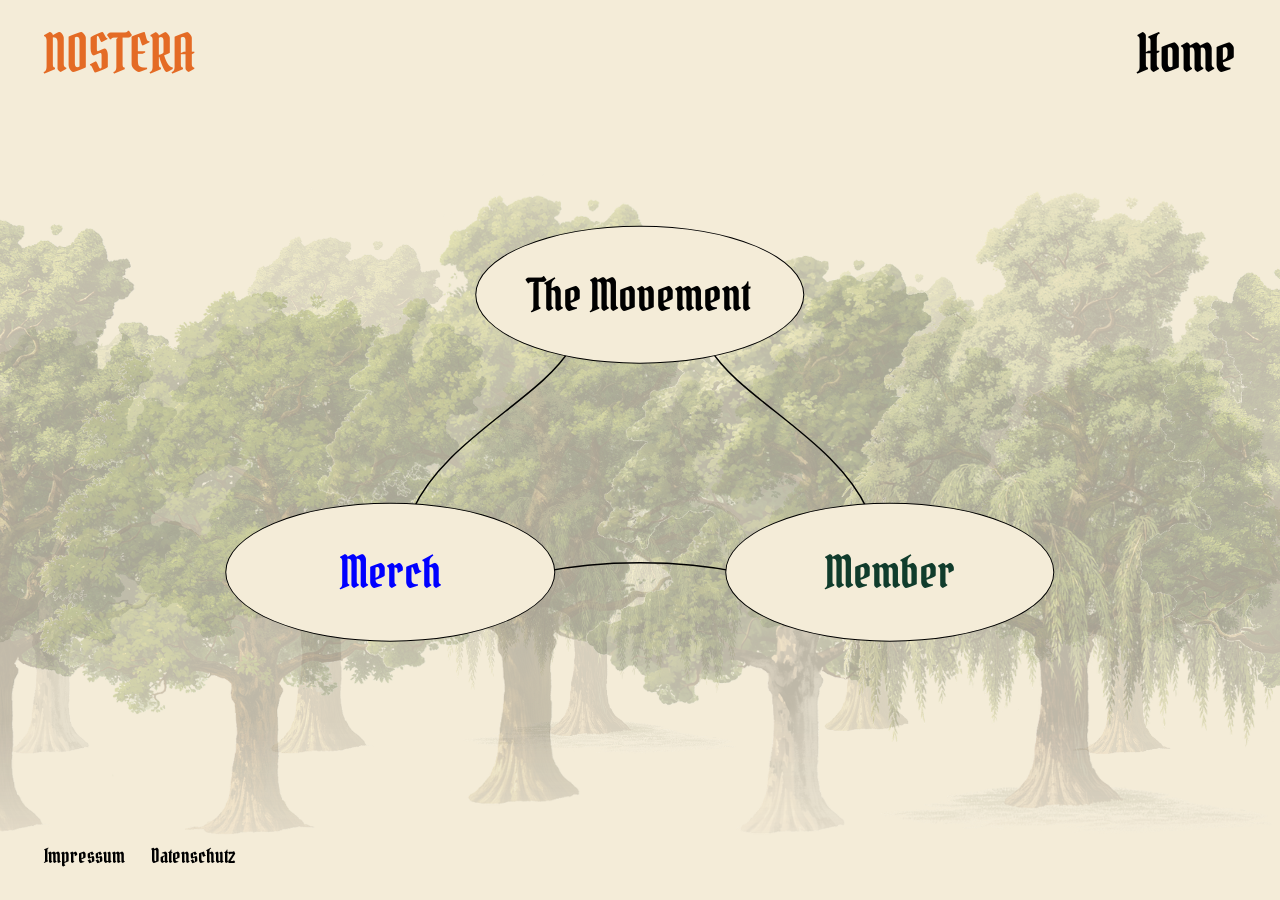
<file: index.html>
<!doctype html>
<html lang="de">
  <head>
    <meta charset="utf-8" />
    <meta name="viewport" content="width=device-width, initial-scale=1" />
    <meta name="theme-color" content="#f4ecd8" />
    <meta name="description" content="NOSTERA." />
    <title>NOSTERA</title>
    <link rel="preload" href="assets/fonts/PirataOne-Regular.ttf" as="font" type="font/ttf" crossorigin />
    <link rel="stylesheet" href="styles.css" />
  </head>
  <body class="home-page">
    <div class="home-forest" aria-hidden="true">
      <div class="forest-layer forest-far">
        <img class="forest-tree forest-far-1" src="assets/forest/beech.webp" width="604" height="840" alt="" draggable="false" decoding="async" />
        <img class="forest-tree forest-far-2" src="assets/forest/oak.webp" width="604" height="840" alt="" draggable="false" decoding="async" />
        <img class="forest-tree forest-far-3" src="assets/forest/willow.webp" width="614" height="840" alt="" draggable="false" decoding="async" />
        <img class="forest-tree forest-far-4" src="assets/forest/linden.webp" width="598" height="840" alt="" draggable="false" decoding="async" />
        <img class="forest-tree forest-far-5" src="assets/forest/chestnut.webp" width="640" height="788" alt="" draggable="false" decoding="async" />
      </div>
      <div class="forest-layer forest-near">
        <img class="forest-tree forest-near-1" src="assets/forest/oak.webp" width="604" height="840" alt="" draggable="false" decoding="async" />
        <img class="forest-tree forest-near-2" src="assets/forest/chestnut.webp" width="640" height="788" alt="" draggable="false" decoding="async" />
        <img class="forest-tree forest-near-3" src="assets/forest/linden.webp" width="598" height="840" alt="" draggable="false" decoding="async" />
        <img class="forest-tree forest-near-4" src="assets/forest/beech.webp" width="604" height="840" alt="" draggable="false" decoding="async" />
        <img class="forest-tree forest-near-5" src="assets/forest/willow.webp" width="614" height="840" alt="" draggable="false" decoding="async" />
        <img class="forest-tree forest-near-6" src="assets/forest/oak.webp" width="604" height="840" alt="" draggable="false" decoding="async" />
      </div>
    </div>
    <header class="site-header">
      <a class="wordmark" href="./" aria-label="NOSTERA - Startseite">NOSTERA</a>
      <h1 class="page-title page-title-home">Home</h1>
    </header>
    <main class="home-main" aria-label="Startseite">
      <nav class="mindmap" aria-label="Bereiche">
        <svg class="mindmap-lines" viewBox="0 0 1000 600" preserveAspectRatio="none" aria-hidden="true" focusable="false">
          <path d="M 430 190 C 400 245, 300 290, 270 370" />
          <path d="M 570 190 C 600 245, 700 290, 730 370" />
          <path d="M 400 432 C 460 418, 540 418, 600 432" />
        </svg>
        <a class="mindmap-link movement" href="the-movement/">The Movement</a>
        <a class="mindmap-link merch" href="merch/">Merch</a>
        <a class="mindmap-link member" href="member/">Member</a>
      </nav>
    </main>
    <footer class="site-footer">
      <nav aria-label="Rechtliche Informationen">
        <a href="impressum/">Impressum</a>
        <a href="datenschutz/">Datenschutz</a>
      </nav>
    </footer>
  </body>
</html>
</file>
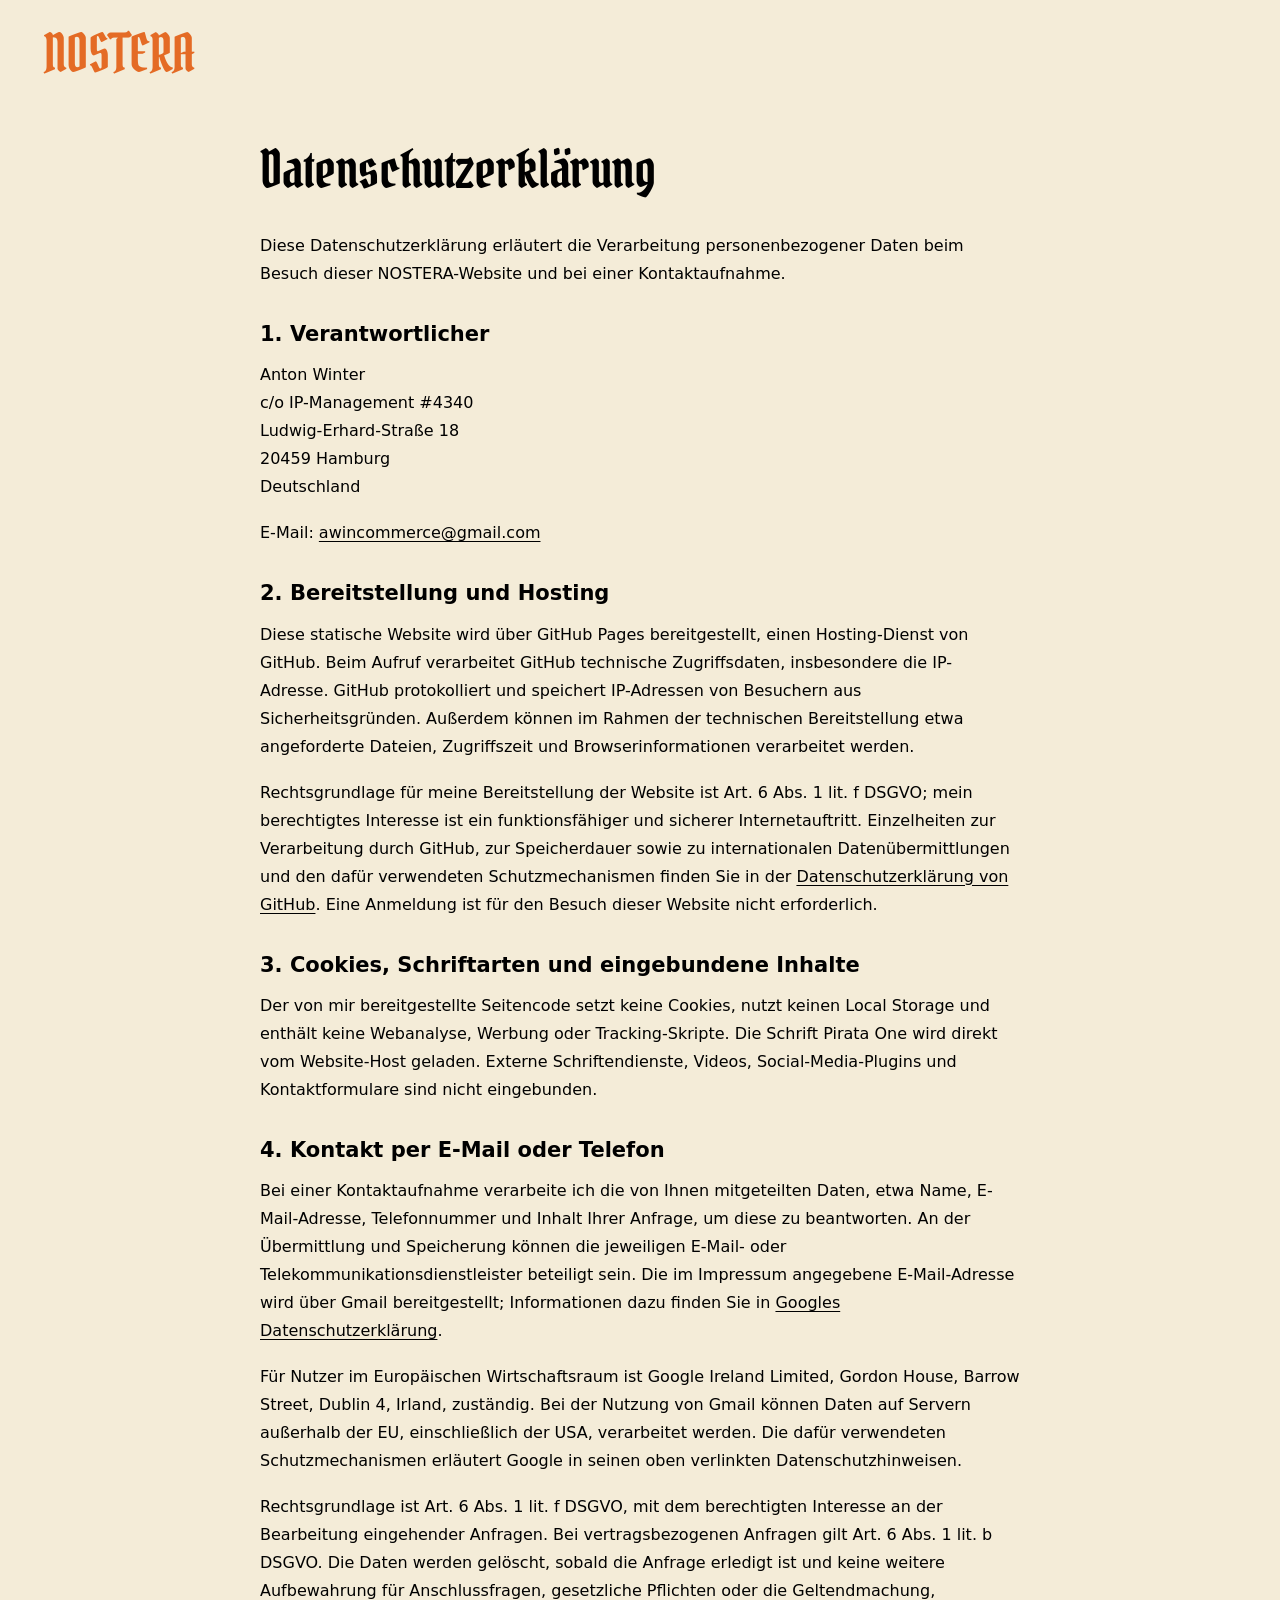
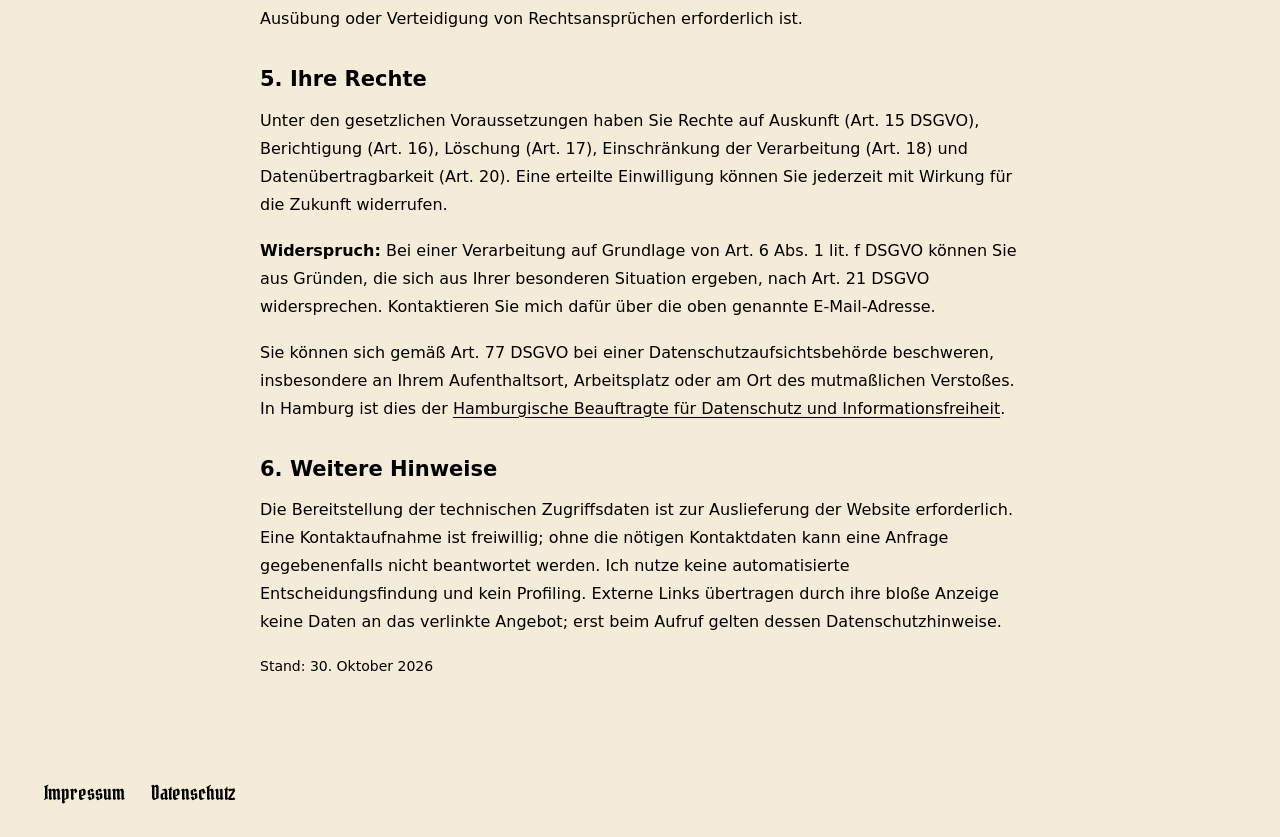
<file: datenschutz/index.html>
<!doctype html>
<html lang="de">
  <head>
    <meta charset="utf-8" />
    <meta name="viewport" content="width=device-width, initial-scale=1" />
    <meta name="theme-color" content="#f4ecd8" />
    <meta name="description" content="Datenschutzerklärung der NOSTERA-Website." />
    <title>Datenschutzerklärung | NOSTERA</title>
    <link rel="preload" href="../assets/fonts/PirataOne-Regular.ttf" as="font" type="font/ttf" crossorigin />
    <link rel="stylesheet" href="../styles.css" />
  </head>
  <body>
    <header class="site-header">
      <a class="wordmark" href="../" aria-label="NOSTERA - Startseite">NOSTERA</a>
    </header>
    <main class="legal-content">
      <article>
<h1>Datenschutzerklärung</h1>
<p>Diese Datenschutzerklärung erläutert die Verarbeitung personenbezogener Daten beim Besuch dieser NOSTERA-Website und bei einer Kontaktaufnahme.</p>
<h2>1. Verantwortlicher</h2>
<address>Anton Winter<br>c/o IP-Management #4340<br>Ludwig-Erhard-Straße 18<br>20459 Hamburg<br>Deutschland</address>
<p>E-Mail: <a href="mailto:awincommerce@gmail.com">awincommerce@gmail.com</a></p>
<h2>2. Bereitstellung und Hosting</h2>
<p>Diese statische Website wird über GitHub Pages bereitgestellt, einen Hosting-Dienst von GitHub. Beim Aufruf verarbeitet GitHub technische Zugriffsdaten, insbesondere die IP-Adresse. GitHub protokolliert und speichert IP-Adressen von Besuchern aus Sicherheitsgründen. Außerdem können im Rahmen der technischen Bereitstellung etwa angeforderte Dateien, Zugriffszeit und Browserinformationen verarbeitet werden.</p>
<p>Rechtsgrundlage für meine Bereitstellung der Website ist Art. 6 Abs. 1 lit. f DSGVO; mein berechtigtes Interesse ist ein funktionsfähiger und sicherer Internetauftritt. Einzelheiten zur Verarbeitung durch GitHub, zur Speicherdauer sowie zu internationalen Datenübermittlungen und den dafür verwendeten Schutzmechanismen finden Sie in der <a href="https://docs.github.com/en/site-policy/privacy-policies/github-general-privacy-statement" rel="noreferrer">Datenschutzerklärung von GitHub</a>. Eine Anmeldung ist für den Besuch dieser Website nicht erforderlich.</p>
<h2>3. Cookies, Schriftarten und eingebundene Inhalte</h2>
<p>Der von mir bereitgestellte Seitencode setzt keine Cookies, nutzt keinen Local Storage und enthält keine Webanalyse, Werbung oder Tracking-Skripte. Die Schrift Pirata One wird direkt vom Website-Host geladen. Externe Schriftendienste, Videos, Social-Media-Plugins und Kontaktformulare sind nicht eingebunden.</p>
<h2>4. Kontakt per E-Mail oder Telefon</h2>
<p>Bei einer Kontaktaufnahme verarbeite ich die von Ihnen mitgeteilten Daten, etwa Name, E-Mail-Adresse, Telefonnummer und Inhalt Ihrer Anfrage, um diese zu beantworten. An der Übermittlung und Speicherung können die jeweiligen E-Mail- oder Telekommunikationsdienstleister beteiligt sein. Die im Impressum angegebene E-Mail-Adresse wird über Gmail bereitgestellt; Informationen dazu finden Sie in <a href="https://policies.google.com/privacy?hl=de" rel="noreferrer">Googles Datenschutzerklärung</a>.</p>
<p>Für Nutzer im Europäischen Wirtschaftsraum ist Google Ireland Limited, Gordon House, Barrow Street, Dublin 4, Irland, zuständig. Bei der Nutzung von Gmail können Daten auf Servern außerhalb der EU, einschließlich der USA, verarbeitet werden. Die dafür verwendeten Schutzmechanismen erläutert Google in seinen oben verlinkten Datenschutzhinweisen.</p>
<p>Rechtsgrundlage ist Art. 6 Abs. 1 lit. f DSGVO, mit dem berechtigten Interesse an der Bearbeitung eingehender Anfragen. Bei vertragsbezogenen Anfragen gilt Art. 6 Abs. 1 lit. b DSGVO. Die Daten werden gelöscht, sobald die Anfrage erledigt ist und keine weitere Aufbewahrung für Anschlussfragen, gesetzliche Pflichten oder die Geltendmachung, Ausübung oder Verteidigung von Rechtsansprüchen erforderlich ist.</p>
<h2>5. Ihre Rechte</h2>
<p>Unter den gesetzlichen Voraussetzungen haben Sie Rechte auf Auskunft (Art. 15 DSGVO), Berichtigung (Art. 16), Löschung (Art. 17), Einschränkung der Verarbeitung (Art. 18) und Datenübertragbarkeit (Art. 20). Eine erteilte Einwilligung können Sie jederzeit mit Wirkung für die Zukunft widerrufen.</p>
<p><strong>Widerspruch:</strong> Bei einer Verarbeitung auf Grundlage von Art. 6 Abs. 1 lit. f DSGVO können Sie aus Gründen, die sich aus Ihrer besonderen Situation ergeben, nach Art. 21 DSGVO widersprechen. Kontaktieren Sie mich dafür über die oben genannte E-Mail-Adresse.</p>
<p>Sie können sich gemäß Art. 77 DSGVO bei einer Datenschutzaufsichtsbehörde beschweren, insbesondere an Ihrem Aufenthaltsort, Arbeitsplatz oder am Ort des mutmaßlichen Verstoßes. In Hamburg ist dies der <a href="https://datenschutz-hamburg.de/service-information/beschwerde-oder-hinweis-einreichen" rel="noreferrer">Hamburgische Beauftragte für Datenschutz und Informationsfreiheit</a>.</p>
<h2>6. Weitere Hinweise</h2>
<p>Die Bereitstellung der technischen Zugriffsdaten ist zur Auslieferung der Website erforderlich. Eine Kontaktaufnahme ist freiwillig; ohne die nötigen Kontaktdaten kann eine Anfrage gegebenenfalls nicht beantwortet werden. Ich nutze keine automatisierte Entscheidungsfindung und kein Profiling. Externe Links übertragen durch ihre bloße Anzeige keine Daten an das verlinkte Angebot; erst beim Aufruf gelten dessen Datenschutzhinweise.</p>
<p class="legal-date">Stand: 30. Oktober 2026</p>

      </article>
    </main>
    <footer class="site-footer">
      <nav aria-label="Rechtliche Informationen">
        <a href="../impressum/">Impressum</a>
        <a href="../datenschutz/">Datenschutz</a>
      </nav>
    </footer>
  </body>
</html>
</file>
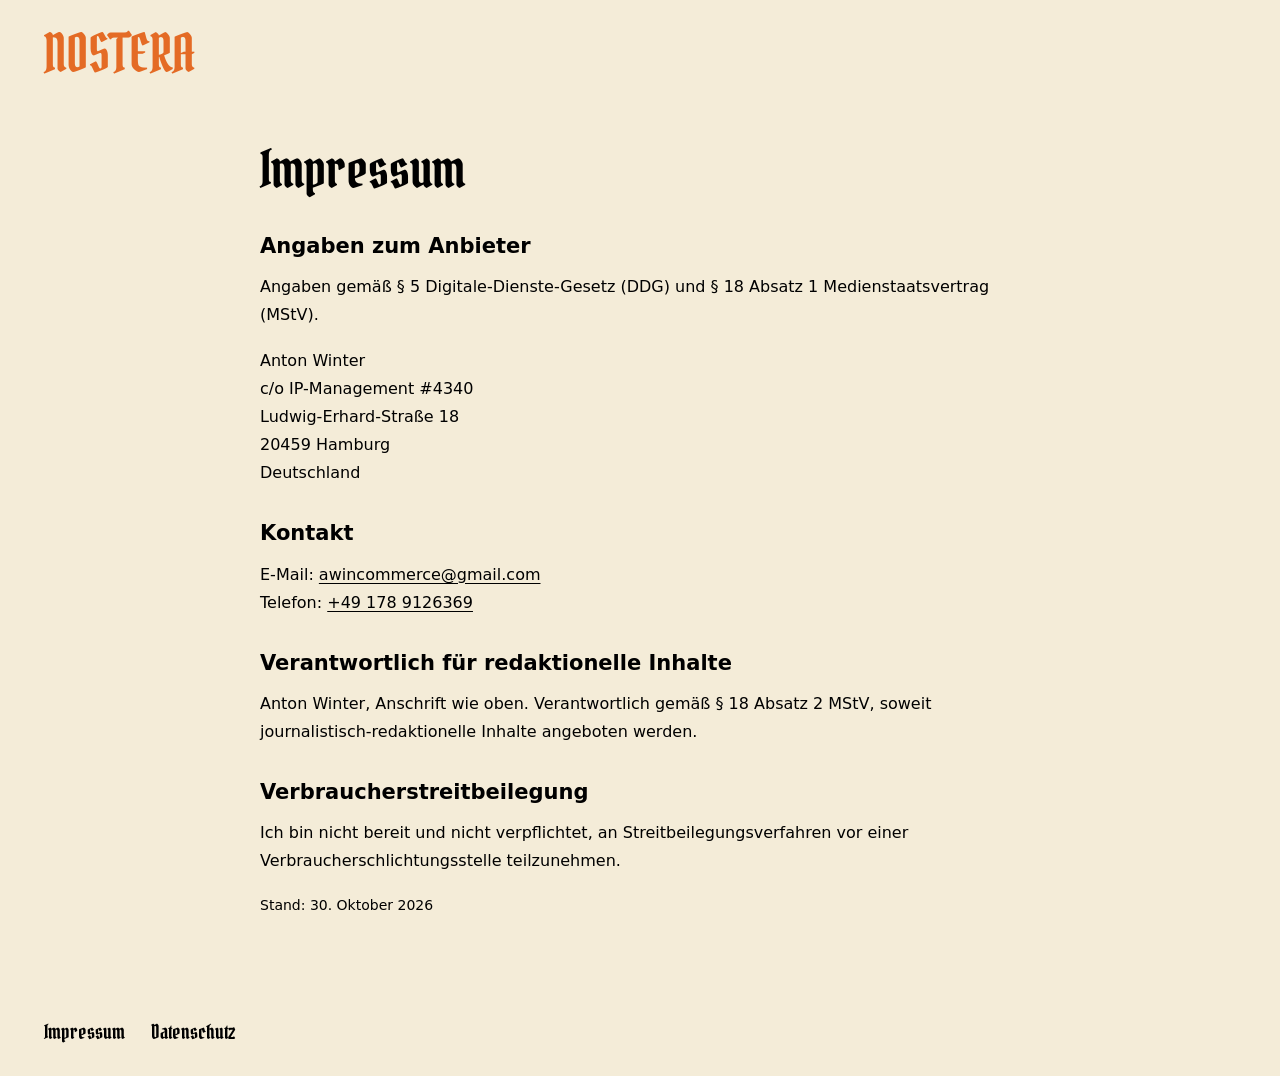
<file: impressum/index.html>
<!doctype html>
<html lang="de">
  <head>
    <meta charset="utf-8" />
    <meta name="viewport" content="width=device-width, initial-scale=1" />
    <meta name="theme-color" content="#f4ecd8" />
    <meta name="description" content="Impressum der NOSTERA-Website." />
    <title>Impressum | NOSTERA</title>
    <link rel="preload" href="../assets/fonts/PirataOne-Regular.ttf" as="font" type="font/ttf" crossorigin />
    <link rel="stylesheet" href="../styles.css" />
  </head>
  <body>
    <header class="site-header">
      <a class="wordmark" href="../" aria-label="NOSTERA - Startseite">NOSTERA</a>
    </header>
    <main class="legal-content">
      <article>
<h1>Impressum</h1>
<h2>Angaben zum Anbieter</h2>
<p>Angaben gemäß § 5 Digitale-Dienste-Gesetz (DDG) und § 18 Absatz 1 Medienstaatsvertrag (MStV).</p>
<address>Anton Winter<br>c/o IP-Management #4340<br>Ludwig-Erhard-Straße 18<br>20459 Hamburg<br>Deutschland</address>
<h2>Kontakt</h2>
<p>E-Mail: <a href="mailto:awincommerce@gmail.com">awincommerce@gmail.com</a><br>Telefon: <a href="tel:+491789126369">+49 178 9126369</a></p>
<h2>Verantwortlich für redaktionelle Inhalte</h2>
<p>Anton Winter, Anschrift wie oben. Verantwortlich gemäß § 18 Absatz 2 MStV, soweit journalistisch-redaktionelle Inhalte angeboten werden.</p>
<h2>Verbraucherstreitbeilegung</h2>
<p>Ich bin nicht bereit und nicht verpflichtet, an Streitbeilegungsverfahren vor einer Verbraucherschlichtungsstelle teilzunehmen.</p>
<p class="legal-date">Stand: 30. Oktober 2026</p>

      </article>
    </main>
    <footer class="site-footer">
      <nav aria-label="Rechtliche Informationen">
        <a href="../impressum/">Impressum</a>
        <a href="../datenschutz/">Datenschutz</a>
      </nav>
    </footer>
  </body>
</html>
</file>
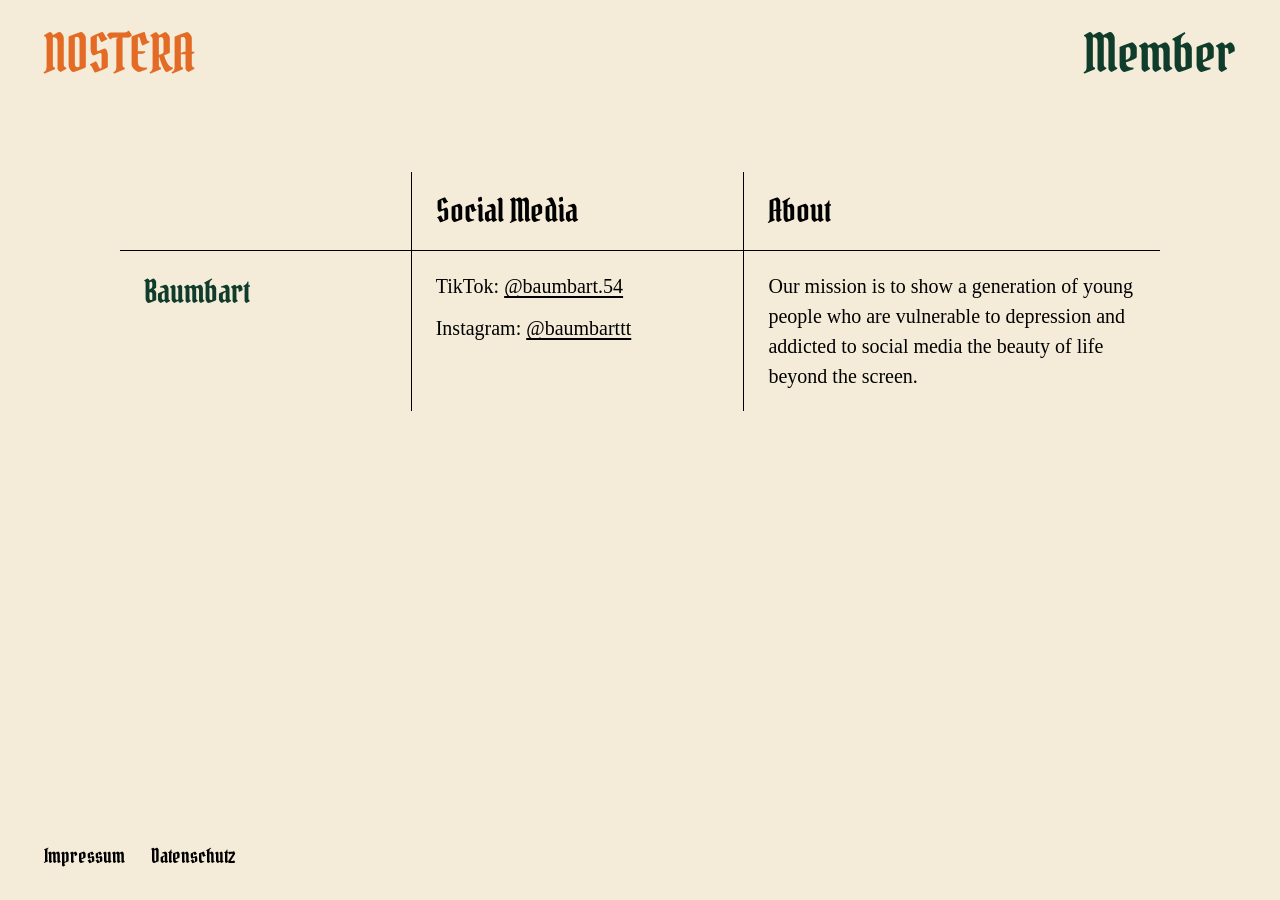
<file: member/index.html>
<!doctype html>
<html lang="de">
  <head>
    <meta charset="utf-8" />
    <meta name="viewport" content="width=device-width, initial-scale=1" />
    <meta name="theme-color" content="#f4ecd8" />
    <meta name="description" content="NOSTERA." />
    <title>Member | NOSTERA</title>
    <link rel="preload" href="../assets/fonts/PirataOne-Regular.ttf" as="font" type="font/ttf" crossorigin />
    <link rel="stylesheet" href="../styles.css" />
  </head>
  <body>
    <header class="site-header">
      <a class="wordmark" href="../" aria-label="NOSTERA - Startseite">NOSTERA</a>
      <h1 class="page-title page-title-member">Member</h1>
    </header>
    <main class="members-main" aria-label="Member">
      <table class="members-table" aria-label="Member">
        <colgroup>
          <col class="member-column" />
          <col class="social-column" />
          <col class="about-column" />
        </colgroup>
        <thead>
          <tr>
            <td></td>
            <th scope="col">Social Media</th>
            <th scope="col">About</th>
          </tr>
        </thead>
        <tbody>
          <!-- Weitere Mitglieder als zusaetzliche tr-Elemente mit drei Zellen ergaenzen. -->
          <tr>
            <th scope="row" class="member-name-baumbart">Baumbart</th>
            <td class="member-social">
              <p>TikTok: <a href="https://www.tiktok.com/@baumbart.54" target="_blank" rel="noopener noreferrer">@baumbart.54</a></p>
              <p>Instagram: <a href="https://www.instagram.com/baumbarttt/" target="_blank" rel="noopener noreferrer">@baumbarttt</a></p>
            </td>
            <td lang="en">Our mission is to show a generation of young people who are vulnerable to depression and addicted to social media the beauty of life beyond the screen.</td>
          </tr>
        </tbody>
      </table>
    </main>
    <footer class="site-footer">
      <nav aria-label="Rechtliche Informationen">
        <a href="../impressum/">Impressum</a>
        <a href="../datenschutz/">Datenschutz</a>
      </nav>
    </footer>
  </body>
</html>
</file>
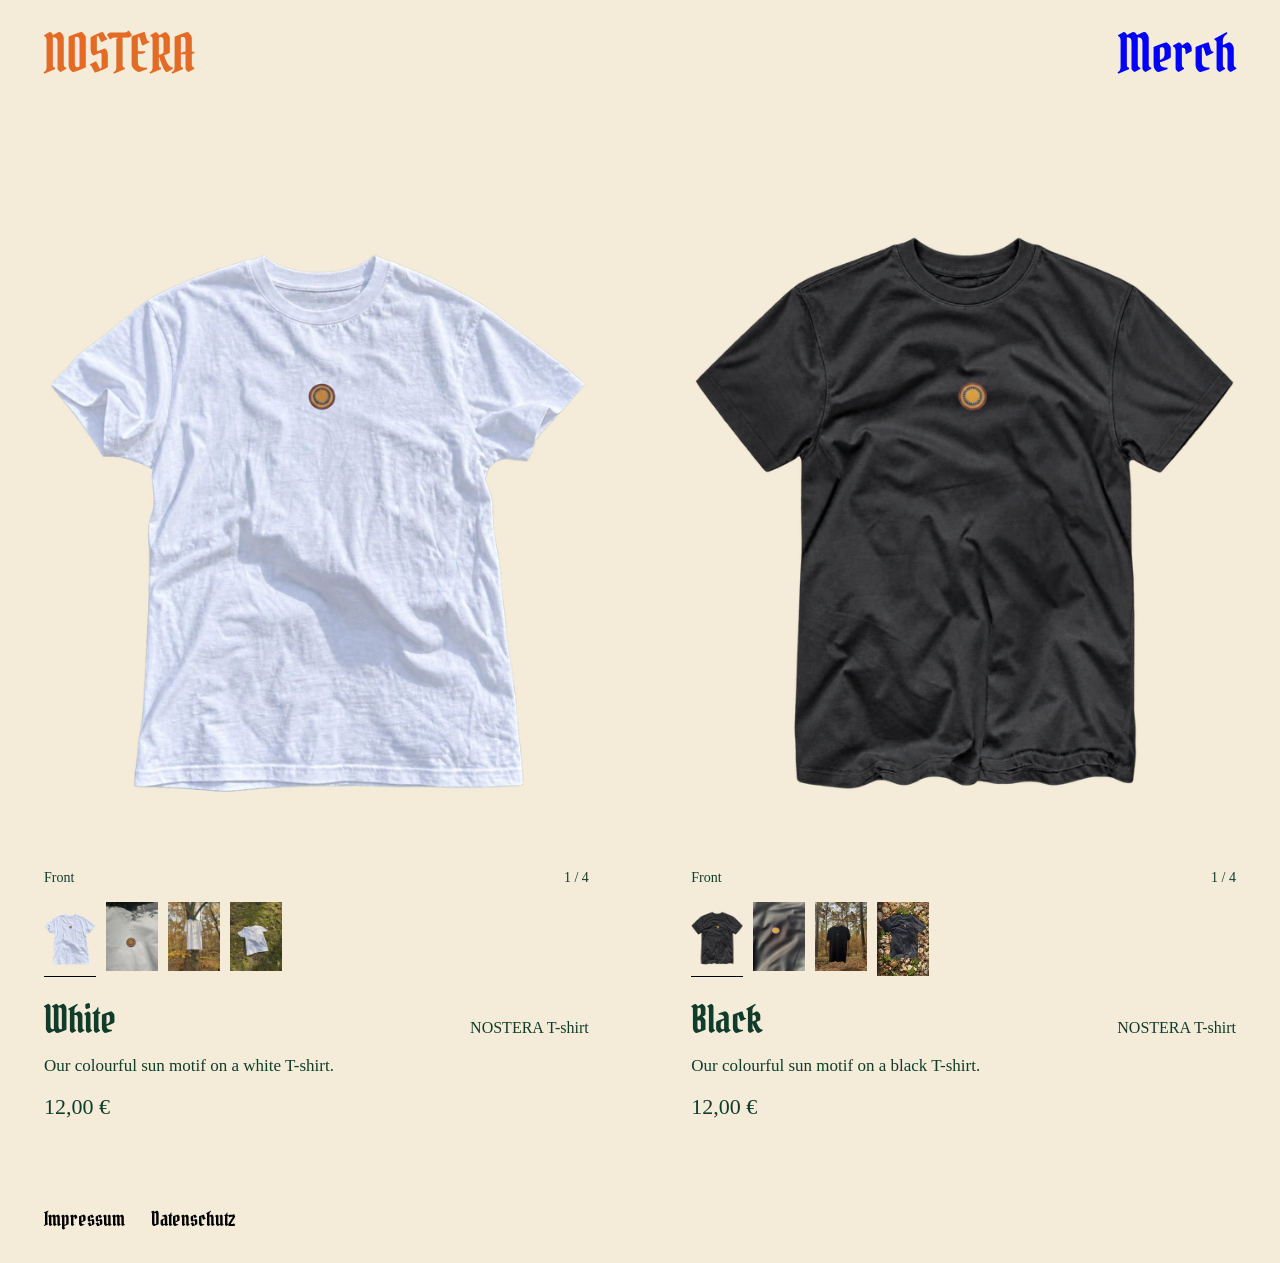
<file: merch/index.html>
<!doctype html>
<html lang="en">
  <head>
    <meta charset="utf-8" />
    <meta name="viewport" content="width=device-width, initial-scale=1" />
    <meta name="theme-color" content="#f4ecd8" />
    <meta name="description" content="NOSTERA T-shirts in white and black, with our colourful sun motif. Discover the photographs and details." />
    <title>Merch | NOSTERA</title>
    <link rel="preload" href="../assets/fonts/PirataOne-Regular.ttf" as="font" type="font/ttf" crossorigin />
    <link rel="stylesheet" href="../styles.css" />
    <link rel="stylesheet" href="merch.css" />
    <script src="merch.js" defer></script>
  </head>
  <body class="merch-page">
    <svg class="photo-colour-definitions" width="0" height="0" aria-hidden="true" focusable="false">
      <defs>
        <filter id="grade-both-shirts" color-interpolation-filters="sRGB">
          <feColorMatrix type="matrix" values="1.015 0 0 0 0  0 1.0 0 0 0  0 0 0.965 0 0  0 0 0 1 0" />
          <feComponentTransfer><feFuncR type="gamma" amplitude="1" exponent="0.97" offset="0" /><feFuncG type="gamma" amplitude="1" exponent="0.97" offset="0" /><feFuncB type="gamma" amplitude="1" exponent="0.97" offset="0" /></feComponentTransfer>
        </filter>
        <filter id="grade-white-front" color-interpolation-filters="sRGB">
          <feColorMatrix type="matrix" values="1.035 0 0 0 0  0 1.01 0 0 0  0 0 0.94 0 0  0 0 0 1 0" />
          <feComponentTransfer><feFuncR type="gamma" amplitude="1" exponent="0.76" offset="0" /><feFuncG type="gamma" amplitude="1" exponent="0.76" offset="0" /><feFuncB type="gamma" amplitude="1" exponent="0.76" offset="0" /></feComponentTransfer>
        </filter>
        <filter id="grade-white-detail" color-interpolation-filters="sRGB">
          <feColorMatrix type="matrix" values="1.025 0 0 0 0  0 1.0 0 0 0  0 0 0.94 0 0  0 0 0 1 0" />
          <feComponentTransfer><feFuncR type="gamma" amplitude="1" exponent="0.78" offset="0" /><feFuncG type="gamma" amplitude="1" exponent="0.78" offset="0" /><feFuncB type="gamma" amplitude="1" exponent="0.78" offset="0" /></feComponentTransfer>
        </filter>
        <filter id="grade-white-angle" color-interpolation-filters="sRGB">
          <feColorMatrix type="matrix" values="1.025 0 0 0 0  0 1.0 0 0 0  0 0 0.95 0 0  0 0 0 1 0" />
          <feComponentTransfer><feFuncR type="gamma" amplitude="1" exponent="0.86" offset="0" /><feFuncG type="gamma" amplitude="1" exponent="0.86" offset="0" /><feFuncB type="gamma" amplitude="1" exponent="0.86" offset="0" /></feComponentTransfer>
        </filter>
        <filter id="grade-white-flatlay" color-interpolation-filters="sRGB">
          <feColorMatrix type="matrix" values="1.04 0 0 0 0  0 1.0 0 0 0  0 0 0.94 0 0  0 0 0 1 0" />
          <feComponentTransfer><feFuncR type="gamma" amplitude="1" exponent="0.95" offset="0" /><feFuncG type="gamma" amplitude="1" exponent="0.95" offset="0" /><feFuncB type="gamma" amplitude="1" exponent="0.95" offset="0" /></feComponentTransfer>
        </filter>
        <filter id="grade-black-front" color-interpolation-filters="sRGB">
          <feComponentTransfer><feFuncR type="table" tableValues="0.0 0.1425 0.28 0.4125 0.54 0.6625 0.78 0.8925 1.0" /><feFuncG type="table" tableValues="0.0 0.126641 0.252812 0.378516 0.50375 0.628516 0.752812 0.876641 1.0" /><feFuncB type="table" tableValues="0.0 0.09875 0.205 0.31875 0.44 0.56875 0.705 0.84875 1.0" /></feComponentTransfer>
          <feComponentTransfer><feFuncR type="gamma" amplitude="1" exponent="1.045" offset="0" /><feFuncG type="gamma" amplitude="1" exponent="1.045" offset="0" /><feFuncB type="gamma" amplitude="1" exponent="1.045" offset="0" /></feComponentTransfer>
        </filter>
        <filter id="grade-black-detail" color-interpolation-filters="sRGB">
          <feComponentTransfer><feFuncR type="table" tableValues="0.0 0.126641 0.252812 0.378516 0.50375 0.628516 0.752812 0.876641 1.0" /><feFuncG type="table" tableValues="0.0 0.125 0.25 0.375 0.5 0.625 0.75 0.875 1.0" /><feFuncB type="table" tableValues="0.0 0.121719 0.244375 0.367969 0.4925 0.617969 0.744375 0.871719 1.0" /></feComponentTransfer>
          <feComponentTransfer><feFuncR type="gamma" amplitude="1" exponent="1.35" offset="0" /><feFuncG type="gamma" amplitude="1" exponent="1.35" offset="0" /><feFuncB type="gamma" amplitude="1" exponent="1.35" offset="0" /></feComponentTransfer>
        </filter>
        <filter id="grade-black-woodland" color-interpolation-filters="sRGB">
          <feComponentTransfer><feFuncR type="table" tableValues="0.0 0.139219 0.274375 0.405469 0.5325 0.655469 0.774375 0.889219 1.0" /><feFuncG type="table" tableValues="0.0 0.126094 0.251875 0.377344 0.5025 0.627344 0.751875 0.876094 1.0" /><feFuncB type="table" tableValues="0.0 0.102031 0.210625 0.325781 0.4475 0.575781 0.710625 0.852031 1.0" /></feComponentTransfer>
          <feComponentTransfer><feFuncR type="gamma" amplitude="1" exponent="0.99" offset="0" /><feFuncG type="gamma" amplitude="1" exponent="0.99" offset="0" /><feFuncB type="gamma" amplitude="1" exponent="0.99" offset="0" /></feComponentTransfer>
        </filter>
        <filter id="grade-black-flatlay" color-interpolation-filters="sRGB">
          <feComponentTransfer><feFuncR type="table" tableValues="0.0 0.131016 0.260313 0.387891 0.51375 0.637891 0.760312 0.881016 1.0" /><feFuncG type="table" tableValues="0.0 0.125 0.25 0.375 0.5 0.625 0.75 0.875 1.0" /><feFuncB type="table" tableValues="0.0 0.115156 0.233125 0.353906 0.4775 0.603906 0.733125 0.865156 1.0" /></feComponentTransfer>
          <feComponentTransfer><feFuncR type="gamma" amplitude="1" exponent="1.13" offset="0" /><feFuncG type="gamma" amplitude="1" exponent="1.13" offset="0" /><feFuncB type="gamma" amplitude="1" exponent="1.13" offset="0" /></feComponentTransfer>
        </filter>
      </defs>
    </svg>
    <header class="site-header">
      <a class="wordmark" href="../" aria-label="NOSTERA - Startseite">NOSTERA</a>
      <h1 class="page-title page-title-merch">Merch</h1>
    </header>
    <main class="merch-main">
      <div class="merch-map">
        <nav class="merch-mobile-nav" aria-label="Choose a T-shirt">
          <a href="#white-shirt">White</a>
          <a href="#black-shirt">Black</a>
        </nav>
        <article id="white-shirt" class="merch-product" aria-labelledby="white-title">
          <figure class="product-gallery">
            <a class="product-zoom" href="../assets/merch/white-cutout-v2-full.webp" aria-label="White NOSTERA T-shirt with the sun motif, isolated on a transparent background – enlarge photograph">
              <img id="white-photo" class="product-hero" src="../assets/merch/white-cutout-v2-1086.webp" srcset="../assets/merch/white-cutout-v2-640.webp 640w, ../assets/merch/white-cutout-v2-1086.webp 1086w" sizes="(max-width: 700px) calc(100vw - 48px), (max-width: 760px) calc((100vw - 96px) / 2), (max-width: 1688px) calc((100vw - 200px) / 2), 728px" width="1086" height="1448" alt="White NOSTERA T-shirt with the sun motif, isolated on a transparent background" loading="lazy" data-cutout="true" decoding="async" />
            </a>
            <figcaption class="product-gallery-caption"><span class="product-gallery-view">Front</span><span class="product-gallery-count" aria-live="polite" aria-atomic="true">1 / 4</span></figcaption>
            <p class="product-gallery-help">Swipe to explore the photos.</p>
            <nav class="product-thumbnails" aria-label="White T-shirt photographs">
              <a class="product-thumbnail" href="../assets/merch/white-cutout-v2-full.webp" data-src="../assets/merch/white-cutout-v2-1086.webp" data-srcset="../assets/merch/white-cutout-v2-640.webp 640w, ../assets/merch/white-cutout-v2-1086.webp 1086w" data-alt="White NOSTERA T-shirt with the sun motif, isolated on a transparent background" data-view="Front" aria-label="White T-shirt: front" aria-controls="white-photo" aria-current="true" data-cutout="true">
                <img src="../assets/merch/white-cutout-v2-thumb.webp" width="240" height="320" alt="" loading="lazy" data-cutout="true" decoding="async" />
              </a>
              <a class="product-thumbnail" href="../assets/merch/white-detail-hq-full.webp" data-src="../assets/merch/white-detail-hq-1280.webp" data-srcset="../assets/merch/white-detail-hq-640.webp 640w, ../assets/merch/white-detail-hq-1280.webp 1280w, ../assets/merch/white-detail-hq-1920.webp 1920w" data-alt="Close-up of the colourful NOSTERA sun motif on the white T-shirt" data-view="Detail" aria-label="White T-shirt: detail" aria-controls="white-photo" data-grade="white-detail">
                <img src="../assets/merch/white-detail-hq-thumb.webp" width="240" height="320" alt="" loading="lazy" data-photo-grade="white-detail" style="filter: url(&#x27;#grade-white-detail&#x27;)" decoding="async" />
              </a>
              <a class="product-thumbnail" href="../assets/merch/white-angle-hq-full.webp" data-src="../assets/merch/white-angle-hq-1280.webp" data-srcset="../assets/merch/white-angle-hq-640.webp 640w, ../assets/merch/white-angle-hq-1280.webp 1280w, ../assets/merch/white-angle-hq-1920.webp 1920w" data-alt="White NOSTERA T-shirt hanging against a tree in the autumn woods" data-view="Another angle" aria-label="White T-shirt: another angle" aria-controls="white-photo" data-grade="white-angle">
                <img src="../assets/merch/white-angle-hq-thumb.webp" width="240" height="320" alt="" loading="lazy" data-photo-grade="white-angle" style="filter: url(&#x27;#grade-white-angle&#x27;)" decoding="async" />
              </a>
              <a class="product-thumbnail" href="../assets/merch/white-grass-v2-full.webp" data-src="../assets/merch/white-grass-v2-1280.webp" data-srcset="../assets/merch/white-grass-v2-640.webp 640w, ../assets/merch/white-grass-v2-1280.webp 1280w, ../assets/merch/white-grass-v2-1920.webp 1920w" data-alt="White NOSTERA T-shirt laid on green moss and grass, with its sun motif visible" data-view="Flat lay" aria-label="White T-shirt: flat lay" aria-controls="white-photo" data-grade="white-flatlay">
                <img src="../assets/merch/white-grass-v2-thumb.webp" width="240" height="320" alt="" loading="lazy" data-photo-grade="white-flatlay" style="filter: url(&#x27;#grade-white-flatlay&#x27;)" decoding="async" />
              </a>
            </nav>
          </figure>
          <div class="product-info">
            <div class="product-heading"><h2 id="white-title">White</h2><p>NOSTERA T-shirt</p></div>
            <p class="product-description">Our colourful sun motif on a white T-shirt.</p>
            <p class="product-price">12,00&nbsp;€</p>
          </div>
        </article>
        <article id="black-shirt" class="merch-product" aria-labelledby="black-title">
          <figure class="product-gallery">
            <a class="product-zoom" href="../assets/merch/black-cutout-v2-full.webp" aria-label="Black NOSTERA T-shirt with the sun motif, isolated on a transparent background – enlarge photograph">
              <img id="black-photo" class="product-hero" src="../assets/merch/black-cutout-v2-1086.webp" srcset="../assets/merch/black-cutout-v2-640.webp 640w, ../assets/merch/black-cutout-v2-1086.webp 1086w" sizes="(max-width: 700px) calc(100vw - 48px), (max-width: 760px) calc((100vw - 96px) / 2), (max-width: 1688px) calc((100vw - 200px) / 2), 728px" width="1086" height="1448" alt="Black NOSTERA T-shirt with the sun motif, isolated on a transparent background" loading="lazy" data-cutout="true" decoding="async" />
            </a>
            <figcaption class="product-gallery-caption"><span class="product-gallery-view">Front</span><span class="product-gallery-count" aria-live="polite" aria-atomic="true">1 / 4</span></figcaption>
            <p class="product-gallery-help">Swipe to explore the photos.</p>
            <nav class="product-thumbnails" aria-label="Black T-shirt photographs">
              <a class="product-thumbnail" href="../assets/merch/black-cutout-v2-full.webp" data-src="../assets/merch/black-cutout-v2-1086.webp" data-srcset="../assets/merch/black-cutout-v2-640.webp 640w, ../assets/merch/black-cutout-v2-1086.webp 1086w" data-alt="Black NOSTERA T-shirt with the sun motif, isolated on a transparent background" data-view="Front" aria-label="Black T-shirt: front" aria-controls="black-photo" aria-current="true" data-cutout="true">
                <img src="../assets/merch/black-cutout-v2-thumb.webp" width="240" height="320" alt="" loading="lazy" data-cutout="true" decoding="async" />
              </a>
              <a class="product-thumbnail" href="../assets/merch/black-detail-hq-full.webp" data-src="../assets/merch/black-detail-hq-1280.webp" data-srcset="../assets/merch/black-detail-hq-640.webp 640w, ../assets/merch/black-detail-hq-1280.webp 1280w, ../assets/merch/black-detail-hq-1920.webp 1920w" data-alt="Close-up of the colourful NOSTERA sun motif on the black T-shirt" data-view="Detail" aria-label="Black T-shirt: detail" aria-controls="black-photo" data-grade="black-detail">
                <img src="../assets/merch/black-detail-hq-thumb.webp" width="240" height="320" alt="" loading="lazy" data-photo-grade="black-detail" style="filter: url(&#x27;#grade-black-detail&#x27;)" decoding="async" />
              </a>
              <a class="product-thumbnail" href="../assets/merch/black-woodland-hq-full.webp" data-src="../assets/merch/black-woodland-hq-1280.webp" data-srcset="../assets/merch/black-woodland-hq-640.webp 640w, ../assets/merch/black-woodland-hq-1280.webp 1280w, ../assets/merch/black-woodland-hq-1920.webp 1920w" data-alt="Black NOSTERA T-shirt hanging from a branch in an autumn forest" data-view="In the woods" aria-label="Black T-shirt: in the woods" aria-controls="black-photo" data-grade="black-woodland">
                <img src="../assets/merch/black-woodland-hq-thumb.webp" width="240" height="180" alt="" loading="lazy" data-photo-grade="black-woodland" style="filter: url(&#x27;#grade-black-woodland&#x27;)" decoding="async" />
              </a>
              <a class="product-thumbnail" href="../assets/merch/black-flatlay-hq-full.webp" data-src="../assets/merch/black-flatlay-hq-1280.webp" data-srcset="../assets/merch/black-flatlay-hq-640.webp 640w, ../assets/merch/black-flatlay-hq-1280.webp 1280w, ../assets/merch/black-flatlay-hq-1920.webp 1920w" data-alt="Black NOSTERA T-shirt laid on autumn leaves, with its sun motif visible" data-view="Flat lay" aria-label="Black T-shirt: flat lay" aria-controls="black-photo" data-grade="black-flatlay">
                <img src="../assets/merch/black-flatlay-hq-thumb.webp" width="240" height="320" alt="" loading="lazy" data-photo-grade="black-flatlay" style="filter: url(&#x27;#grade-black-flatlay&#x27;)" decoding="async" />
              </a>
            </nav>
          </figure>
          <div class="product-info">
            <div class="product-heading"><h2 id="black-title">Black</h2><p>NOSTERA T-shirt</p></div>
            <p class="product-description">Our colourful sun motif on a black T-shirt.</p>
            <p class="product-price">12,00&nbsp;€</p>
          </div>
        </article>
      </div>
    </main>
    <dialog class="product-lightbox" aria-label="Product photograph">
      <button class="product-lightbox-close" type="button" autofocus>Close ×</button>
      <div class="product-lightbox-frame"><img class="product-lightbox-image" alt="" /></div>
      <p class="product-lightbox-caption"></p>
    </dialog>
    <footer class="site-footer">
      <nav aria-label="Rechtliche Informationen">
        <a href="../impressum/">Impressum</a>
        <a href="../datenschutz/">Datenschutz</a>
      </nav>
    </footer>
  </body>
</html>
</file>
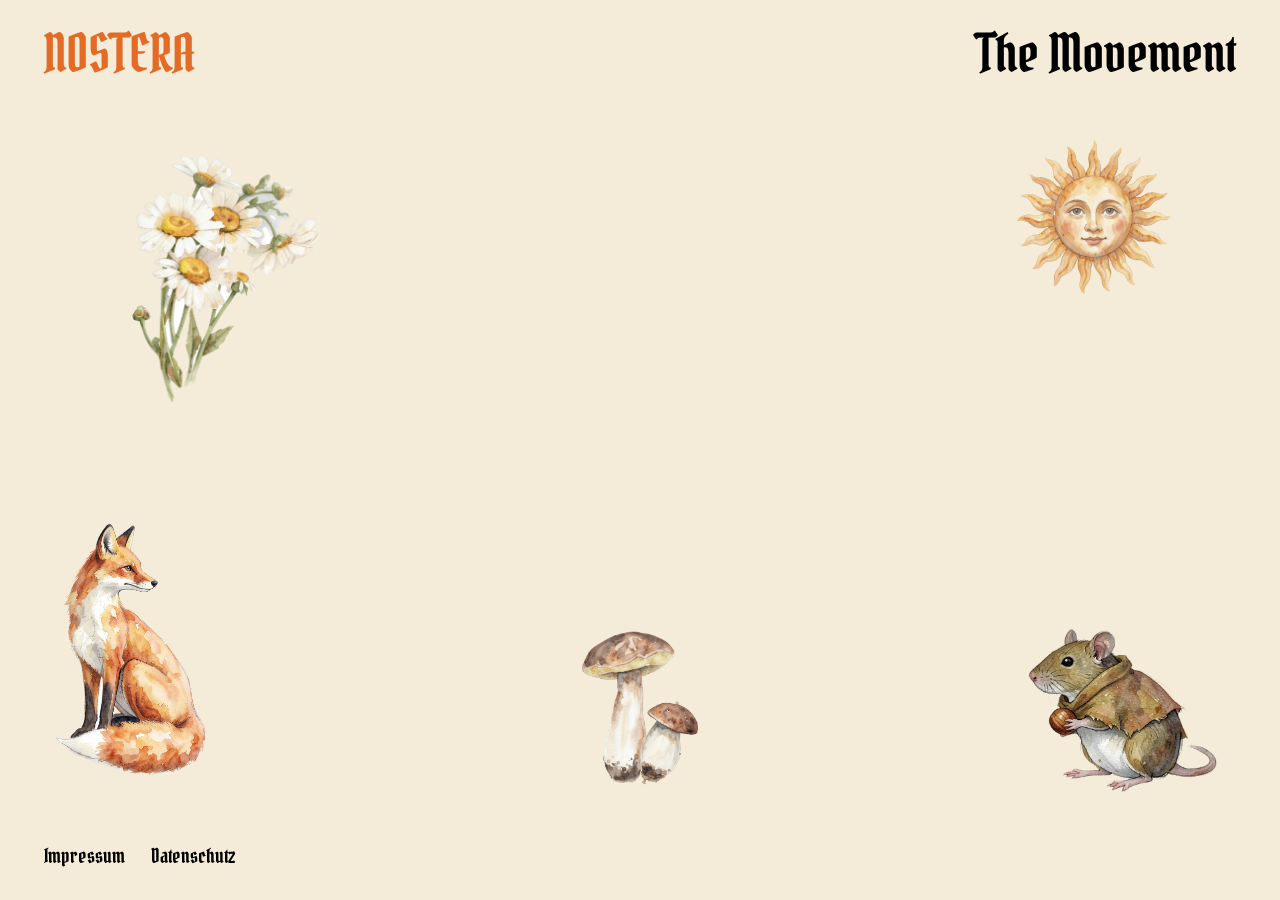
<file: the-movement/index.html>
<!doctype html>
<html lang="de">
  <head>
    <meta charset="utf-8" />
    <meta name="viewport" content="width=device-width, initial-scale=1" />
    <meta name="theme-color" content="#f4ecd8" />
    <meta name="description" content="NOSTERA." />
    <title>The Movement | NOSTERA</title>
    <link rel="preload" href="../assets/fonts/PirataOne-Regular.ttf" as="font" type="font/ttf" crossorigin />
    <link rel="stylesheet" href="../styles.css" />
  </head>
  <body>
    <header class="site-header">
      <a class="wordmark" href="../" aria-label="NOSTERA - Startseite">NOSTERA</a>
      <h1 class="page-title page-title-movement">The Movement</h1>
    </header>
    <main class="movement-main" aria-label="The Movement">
      <div class="movement-scene">
        <div class="movement-illustrations" aria-hidden="true">
          <img class="movement-motif motif-flowers" src="../assets/illustrations/flowers.webp" width="768" height="1003" alt="" draggable="false" decoding="async" />
          <img class="movement-motif motif-sun" src="../assets/illustrations/sun.webp" width="1020" height="1012" alt="" draggable="false" decoding="async" />
          <img class="movement-motif motif-fox" src="../assets/illustrations/fox.webp" width="603" height="995" alt="" draggable="false" decoding="async" />
          <img class="movement-motif motif-mushrooms" src="../assets/illustrations/mushrooms.webp" width="745" height="986" alt="" draggable="false" decoding="async" />
          <img class="movement-motif motif-mouse" src="../assets/illustrations/mouse.webp" width="598" height="499" alt="" draggable="false" decoding="async" />
        </div>
      </div>
    </main>
    <footer class="site-footer">
      <nav aria-label="Rechtliche Informationen">
        <a href="../impressum/">Impressum</a>
        <a href="../datenschutz/">Datenschutz</a>
      </nav>
    </footer>
  </body>
</html>
</file>
<file: styles.css>
@font-face {
        font-family: 'Pirata One';
        src: url('assets/fonts/PirataOne-Regular.ttf') format('truetype');
        font-style: normal;
        font-weight: 400;
        font-display: swap;
      }
      :root {
        color-scheme: light;
        --background: #f4ecd8;
        --brand: #e46b25;
      }
      * { box-sizing: border-box; }
      html { min-height: 100%; background: var(--background); }
      body {
        min-height: 100vh;
        min-height: 100svh;
        margin: 0;
        background: var(--background);
      }
      .site-header { padding: 28px 44px; }
      .wordmark {
        display: inline-block;
        color: var(--brand);
        font-family: 'Pirata One', Georgia, serif;
        font-size: 52px;
        font-weight: 400;
        line-height: 1;
        letter-spacing: 0;
        text-decoration: none;
      }
      .wordmark:focus-visible {
        outline: 2px solid currentColor;
        outline-offset: 8px;
      }
      @media (max-width: 600px) {
        .site-header { padding: 24px; }
        .wordmark { font-size: 38px; }
      }

/* Three linked destinations on the home page. */
.home-main {
  min-height: calc(100svh - 108px);
  display: grid;
  place-items: center;
  padding: 24px 24px 72px;
}
.mindmap {
  position: relative;
  width: min(100%, 1040px);
  aspect-ratio: 5 / 3;
  color: #000000;
}
.mindmap-lines {
  position: absolute;
  inset: 0;
  width: 100%;
  height: 100%;
  fill: none;
  stroke: #000000;
  stroke-width: 1.5;
  pointer-events: none;
}
.mindmap-lines path { vector-effect: non-scaling-stroke; }
.mindmap-link {
  position: absolute;
  display: grid;
  place-items: center;
  width: 33%;
  height: 25%;
  border: 1.5px solid #000000;
  border-radius: 50%;
  color: #000000;
  background: var(--background);
  font-family: 'Pirata One', Georgia, serif;
  font-size: clamp(28px, 3.6vw, 44px);
  font-weight: 400;
  line-height: 1.1;
  text-align: center;
  text-decoration: none;
  white-space: nowrap;
  transform: translate(-50%, -50%);
}
.mindmap-link:focus-visible {
  outline: 2px solid var(--brand);
  outline-offset: 7px;
}
.movement { left: 50%; top: 22%; color: #000000; }
.merch { left: 25%; top: 72%; color: #0000ff; }
.member { left: 75%; top: 72%; color: #103c2c; }
@media (max-width: 600px) {
  .home-main { min-height: calc(100svh - 86px); padding: 20px 20px 64px; }
  .mindmap { aspect-ratio: 4 / 5; max-width: 430px; }
  .mindmap-link { width: 44%; height: 22%; font-size: clamp(24px, 6.5vw, 32px); }
}

/* Footer remains at the bottom on short pages and follows long legal content. */
body { display: flex; flex-direction: column; }
.site-header, .site-footer { flex-shrink: 0; }
body > main { flex: 1; }
.home-main { min-height: 0; padding-bottom: 36px; }
.site-footer { padding: 12px 44px 24px; }
.site-footer nav { display: flex; flex-wrap: wrap; gap: 8px 26px; }
.site-footer a {
  display: inline-flex;
  align-items: center;
  min-height: 40px;
  color: #000;
  font-family: 'Pirata One', Georgia, serif;
  font-size: 20px;
  text-decoration: none;
}
.site-footer a:focus-visible { outline: 2px solid #000; outline-offset: 4px; }
.legal-content {
  width: min(calc(100% - 88px), 760px);
  margin: 32px auto 64px;
  color: #000;
  font-family: system-ui, sans-serif;
  font-size: 16px;
  line-height: 1.75;
  overflow-wrap: anywhere;
}
.legal-content h1 {
  margin: 0 0 32px;
  font-family: 'Pirata One', Georgia, serif;
  font-weight: 400;
  font-size: clamp(36px, 6vw, 52px);
  line-height: 1.15;
}
.legal-content h2 { margin: 32px 0 12px; font-size: 21px; line-height: 1.4; }
.legal-content p { margin: 0 0 18px; }
.legal-content address { font-style: normal; margin-bottom: 18px; }
.legal-content a { color: inherit; text-underline-offset: 3px; }
.legal-date { margin-top: 36px; font-size: 14px; }
@media (max-width: 600px) {
  .home-main { min-height: 0; padding-bottom: 32px; }
  .site-footer { padding: 12px 24px 20px; }
  .legal-content { width: calc(100% - 48px); margin-top: 24px; }
}

/* Member rows grow with their content; additional rows extend the page. */
.members-main {
  width: min(calc(100% - 88px), 1040px);
  margin: 64px auto;
}
.members-table {
  width: 100%;
  border-collapse: collapse;
  table-layout: fixed;
  color: #000;
}
.members-table .member-column { width: 28%; }
.members-table .social-column { width: 32%; }
.members-table .about-column { width: 40%; }
.members-table th, .members-table td {
  border: 0;
  padding: 20px 24px;
  text-align: left;
  vertical-align: top;
  overflow-wrap: anywhere;
}
.members-table tr > * + * { border-left: 1px solid #000; }
.members-table thead tr > * { border-bottom: 1px solid #000; }
.members-table tbody tr + tr > * { border-top: 1px solid #000; }
.members-table thead {
  font-family: 'Pirata One', Georgia, serif;
  font-size: 32px;
  line-height: 1.2;
}
.members-table th { font-weight: 400; }
.members-table tbody {
  font-family: Georgia, serif;
  font-size: 20px;
  line-height: 1.5;
}
.members-table tbody tr > :first-child {
  font-family: 'Pirata One', Georgia, serif;
  font-size: 32px;
  font-weight: 400;
  line-height: 1.3;
}
.member-name-baumbart { color: #103c2c; }
.members-table tbody tr { height: 96px; }
.members-table a { color: inherit; text-underline-offset: 3px; }
@media (max-width: 600px) {
  .members-main { width: calc(100% - 48px); margin: 40px auto; }
  .members-table th, .members-table td { padding: 14px 10px; }
  .members-table thead { font-size: 24px; }
  .members-table tbody { font-size: 17px; }
  .members-table tbody tr { height: 80px; }
}

.member-social p { margin: 0 0 12px; }
.member-social p:last-child { margin-bottom: 0; }

@media (max-width: 600px) {
  .members-table .member-column { width: 25%; }
  .members-table .social-column { width: 35%; }
  .members-table th, .members-table td { padding-right: 6px; padding-left: 6px; }
  .members-table tbody { font-size: 16px; }
  .members-table tbody tr > :first-child { font-size: clamp(16px, 5vw, 22px); }
  .member-social { font-size: 12px; }
  .member-social a { white-space: nowrap; }
}

/* Painterly woodland motifs frame the three destinations. */
.home-main { padding: 40px 24px 72px; }
.home-main .mindmap { width: min(78vw, 1040px); aspect-ratio: 9 / 5; }
.movement-illustrations { position: absolute; inset: 0; pointer-events: none; }
.movement-motif {
  position: absolute;
  display: block;
  object-fit: contain;
  pointer-events: none;
  user-select: none;
}
.motif-flowers { left: -1%; top: -4%; width: 19%; height: 46%; }
.motif-sun { right: -4%; top: -6%; width: 17%; height: 28%; }
.motif-fox { left: -11%; bottom: -9%; width: 20%; height: 46%; }
.motif-mushrooms { left: 44%; bottom: -12%; width: 12%; height: 31%; }
.motif-mouse { right: -9%; bottom: -12%; width: 22%; height: 30%; }
.mindmap-lines { z-index: 1; }
.mindmap-link { z-index: 2; }
@media (max-width: 600px) {
  .home-main { padding: 56px 20px 96px; }
  .home-main .mindmap { width: 100%; max-width: 430px; aspect-ratio: 4 / 5; }
  .motif-flowers { left: -1%; top: -11%; width: 23%; height: 25%; }
  .motif-sun { right: -1%; top: -10%; width: 23%; height: 18%; }
  .motif-fox { left: -1%; top: 30%; bottom: auto; width: 25%; height: 30%; }
  .motif-mouse { right: -1%; top: 34%; bottom: auto; width: 29%; height: 25%; }
  .motif-mushrooms { left: 40%; top: 87%; bottom: auto; width: 20%; height: 25%; }
}

/* Quiet, layered woodland behind the home page. */
.home-page { position: relative; isolation: isolate; }
.home-page > .site-header,
.home-page > .home-main,
.home-page > .site-footer { position: relative; z-index: 1; }
.home-forest {
  position: absolute;
  inset: 0;
  z-index: 0;
  overflow: hidden;
  pointer-events: none;
  user-select: none;
  mask-image: linear-gradient(to bottom, transparent 6%, #000 26%, #000 80%, transparent 100%);
}
.forest-layer { position: absolute; inset: 0; pointer-events: none; }
.forest-far { opacity: .12; }
.forest-near { opacity: .22; }
.forest-tree {
  position: absolute;
  display: block;
  width: auto;
  max-width: none;
  object-fit: contain;
  object-position: center bottom;
  transform: translateX(-50%);
  pointer-events: none;
}
.forest-far-1 { left: 4%; bottom: 16%; height: 48%; }
.forest-far-2 { left: 25%; bottom: 16%; height: 58%; }
.forest-far-3 { left: 46%; bottom: 16%; height: 50%; }
.forest-far-4 { left: 67%; bottom: 16%; height: 56%; }
.forest-far-5 { left: 88%; bottom: 16%; height: 46%; }
.forest-near-1 { left: -1%; bottom: 7%; height: 69%; }
.forest-near-2 { left: 20%; bottom: 7%; height: 61%; }
.forest-near-3 { left: 40%; bottom: 7%; height: 74%; }
.forest-near-4 { left: 62%; bottom: 7%; height: 65%; }
.forest-near-5 { left: 83%; bottom: 7%; height: 72%; }
.forest-near-6 { left: 105%; bottom: 7%; height: 64%; transform: translateX(-50%) scaleX(-1); }
@media (max-width: 600px) {
  .forest-far { opacity: .09; }
  .forest-near { opacity: .18; }
  .forest-far-2, .forest-far-4,
  .forest-near-2, .forest-near-4 { display: none; }
  .forest-far-1 { left: -10%; bottom: 20%; height: 48%; }
  .forest-far-3 { left: 50%; bottom: 20%; height: 52%; }
  .forest-far-5 { left: 110%; bottom: 20%; height: 45%; }
  .forest-near-1 { left: -22%; bottom: 10%; height: 58%; }
  .forest-near-3 { left: 35%; bottom: 10%; height: 65%; }
  .forest-near-5 { left: 87%; bottom: 10%; height: 58%; }
  .forest-near-6 { left: 125%; bottom: 10%; height: 53%; }
}

/* The five foreground illustrations now live on The Movement. */
.movement-main { display: grid; place-items: center; padding: 40px 24px 72px; }
.movement-scene { position: relative; width: min(78vw, 1040px); aspect-ratio: 9 / 5; }
@media (max-width: 600px) {
  .movement-main { padding: 56px 20px 96px; }
  .movement-scene { width: 100%; max-width: 430px; aspect-ratio: 4 / 5; }
}

/* Align each main page title opposite the NOSTERA wordmark. */
.site-header { display: flex; align-items: center; justify-content: space-between; gap: 24px; }
.page-title { margin: 0; color: #000; font: 400 52px/1 'Pirata One', Georgia, serif; text-align: right; white-space: nowrap; }
.page-title-merch { color: #0000ff; }
.page-title-member { color: #103c2c; }
@media (max-width: 600px) {
  .site-header { gap: 12px; }
  .page-title { font-size: clamp(24px, 7vw, 38px); }
}
</file>
<file: merch/merch.css>
/* Product galleries side by side on desktop and stacked on phones. */
.merch-page { color: #103c2c; font-family: Georgia, serif; }
.merch-main { width: min(calc(100% - 88px), 1600px); margin: 24px auto 64px; }
.merch-map { position: relative; display: grid; grid-template-columns: repeat(2, minmax(0, 1fr)); column-gap: clamp(48px, 8vw, 144px); row-gap: 32px; isolation: isolate; }
.merch-mobile-nav { display: none; }
.merch-product { position: relative; width: 100%; min-width: 0; justify-self: center; z-index: 1; scroll-margin-top: 24px; }
.product-gallery { margin: 0; }
.product-zoom { display: block; color: inherit; touch-action: pan-y pinch-zoom; }
.product-hero { display: block; width: 100%; height: auto; aspect-ratio: 3 / 4; object-fit: cover; }
.product-gallery-caption { display: flex; justify-content: space-between; gap: 12px; margin-top: 10px; font-size: 14px; line-height: 1.4; }
.product-gallery-help { display: none; }
.product-gallery-count { font-variant-numeric: tabular-nums; white-space: nowrap; }
.product-thumbnails { display: flex; flex-wrap: wrap; gap: 10px; margin-top: 14px; }
.product-thumbnail { display: block; padding: 0 0 5px; border-bottom: 1px solid transparent; }
.product-thumbnail[aria-current="true"] { border-bottom-color: #000; }
.product-thumbnail img { display: block; width: 52px; height: 69px; object-fit: cover; }
.product-info { margin-top: 22px; }
.product-heading { display: flex; flex-wrap: wrap; align-items: baseline; justify-content: space-between; gap: 6px 12px; }
.product-heading h2 { margin: 0; font: 400 38px/1.1 'Pirata One', Georgia, serif; }
.product-heading p { margin: 0; font-size: 16px; }
.product-description { margin: 12px 0 0; font-size: 17px; line-height: 1.5; }
.product-price { margin: 14px 0 0; font-size: 22px; line-height: 1.4; }
.merch-page a:focus-visible, .merch-page button:focus-visible { outline: 2px solid #000; outline-offset: 5px; }
.product-lightbox { max-width: calc(100vw - 40px); max-height: calc(100svh - 40px); padding: 52px 20px 20px; border: 1px solid #000; background: #f4ecd8; color: #103c2c; }
.product-lightbox::backdrop { background: rgb(16 30 21 / 80%); }
.product-lightbox-image { display: block; max-width: min(85vw, 1000px); max-height: calc(100svh - 146px); width: auto; height: auto; object-fit: contain; }
.product-lightbox-close { position: absolute; top: 10px; right: 14px; padding: 5px; border: 0; background: none; color: #000; cursor: pointer; font: 16px/1.2 Georgia, serif; }
.product-lightbox-caption { margin: 12px 0 0; font-size: 15px; }
@media (max-width: 760px) {
  .merch-main { width: calc(100% - 48px); margin-top: 12px; }
  .merch-map { column-gap: 48px; }
}
@media (max-width: 700px) {
  .merch-main { margin-top: 8px; margin-bottom: 16px; }
  .merch-map { grid-template-columns: minmax(0, 1fr); row-gap: 0; }
  .merch-mobile-nav { display: grid; grid-template-columns: repeat(2, minmax(0, 1fr)); gap: 16px; margin: 0 0 32px; position: relative; z-index: 1; }
  .merch-mobile-nav a { display: grid; place-items: center; min-height: 48px; padding: 8px 12px; border: 1px solid #000; border-radius: 50%; background: #f4ecd8; color: #000; text-decoration: none; font: 400 26px/1.1 'Pirata One', Georgia, serif; }
  .merch-mobile-nav a:first-child { color: #103c2c; }
  .merch-product { margin-bottom: 48px; }
  .has-photo-swipe .product-gallery-help { display: block; margin: 8px 0 0; font-size: 13px; line-height: 1.5; }
  .product-thumbnails { gap: 10px; margin-top: 12px; }
  .product-thumbnail img { width: 44px; height: 59px; }
  .product-info { margin-top: 18px; }
  .product-heading h2 { font-size: 36px; }
  .product-description { font-size: 16px; }
  .product-lightbox { max-width: calc(100vw - 24px); padding: 48px 12px 12px; }
  .product-lightbox-image { max-width: calc(100vw - 50px); }
}

.photo-colour-definitions { position: absolute; width: 0; height: 0; overflow: hidden; pointer-events: none; }

.product-hero[data-cutout="true"], .product-thumbnail img[data-cutout="true"] { object-fit: contain; }

/* Centre the black flat-lay within the gallery frame; keep the source photo intact. */
.product-zoom, .product-thumbnail { overflow: hidden; }
.product-hero[data-photo-grade="black-flatlay"], .product-thumbnail img[data-photo-grade="black-flatlay"] { transform: translate(18.4%, 2.66%) scale(1.368); }
.product-lightbox[data-photo-grade="black-flatlay"] .product-lightbox-frame { width: min(85vw, 1000px, calc((100svh - 146px) * .75)); aspect-ratio: 3 / 4; overflow: hidden; }
.product-lightbox[data-photo-grade="black-flatlay"] .product-lightbox-image { width: 100%; height: auto; max-width: none; max-height: none; transform: translate(18.4%, 2.66%) scale(1.368); }
</file>
